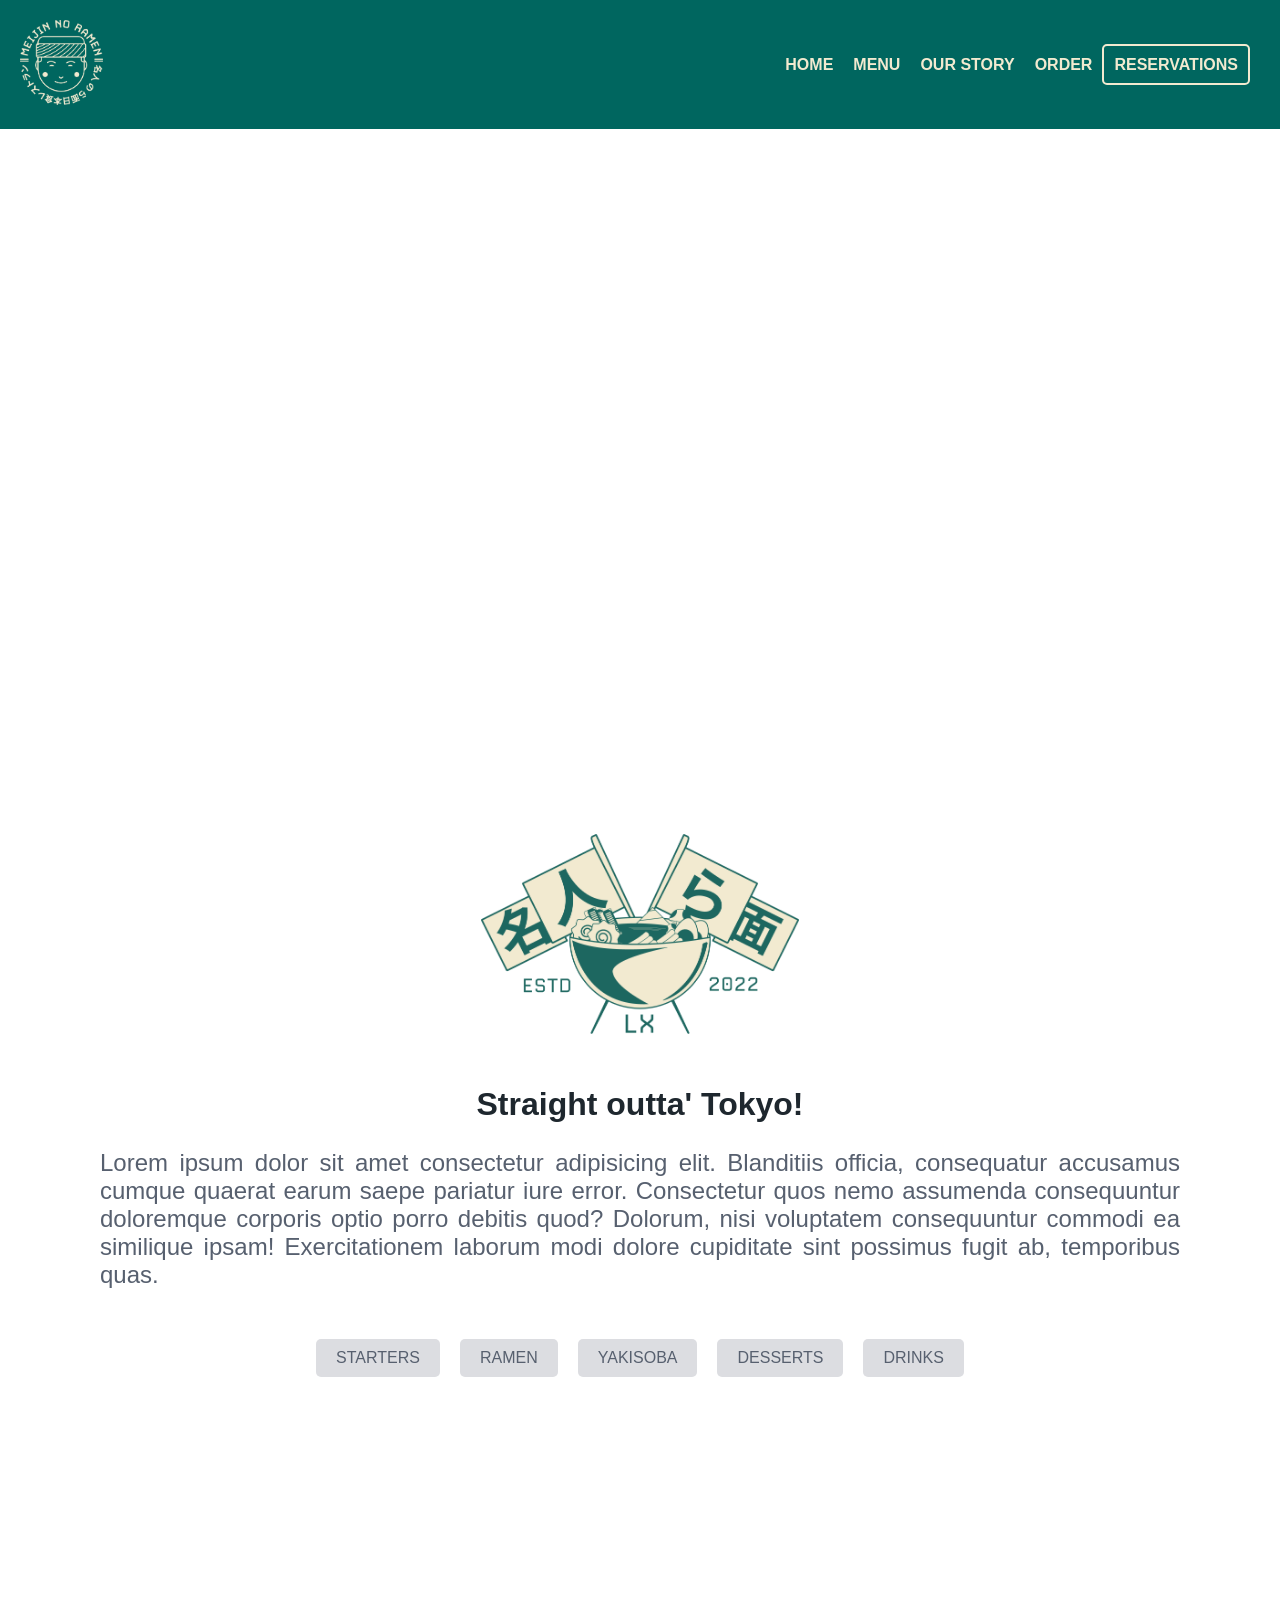
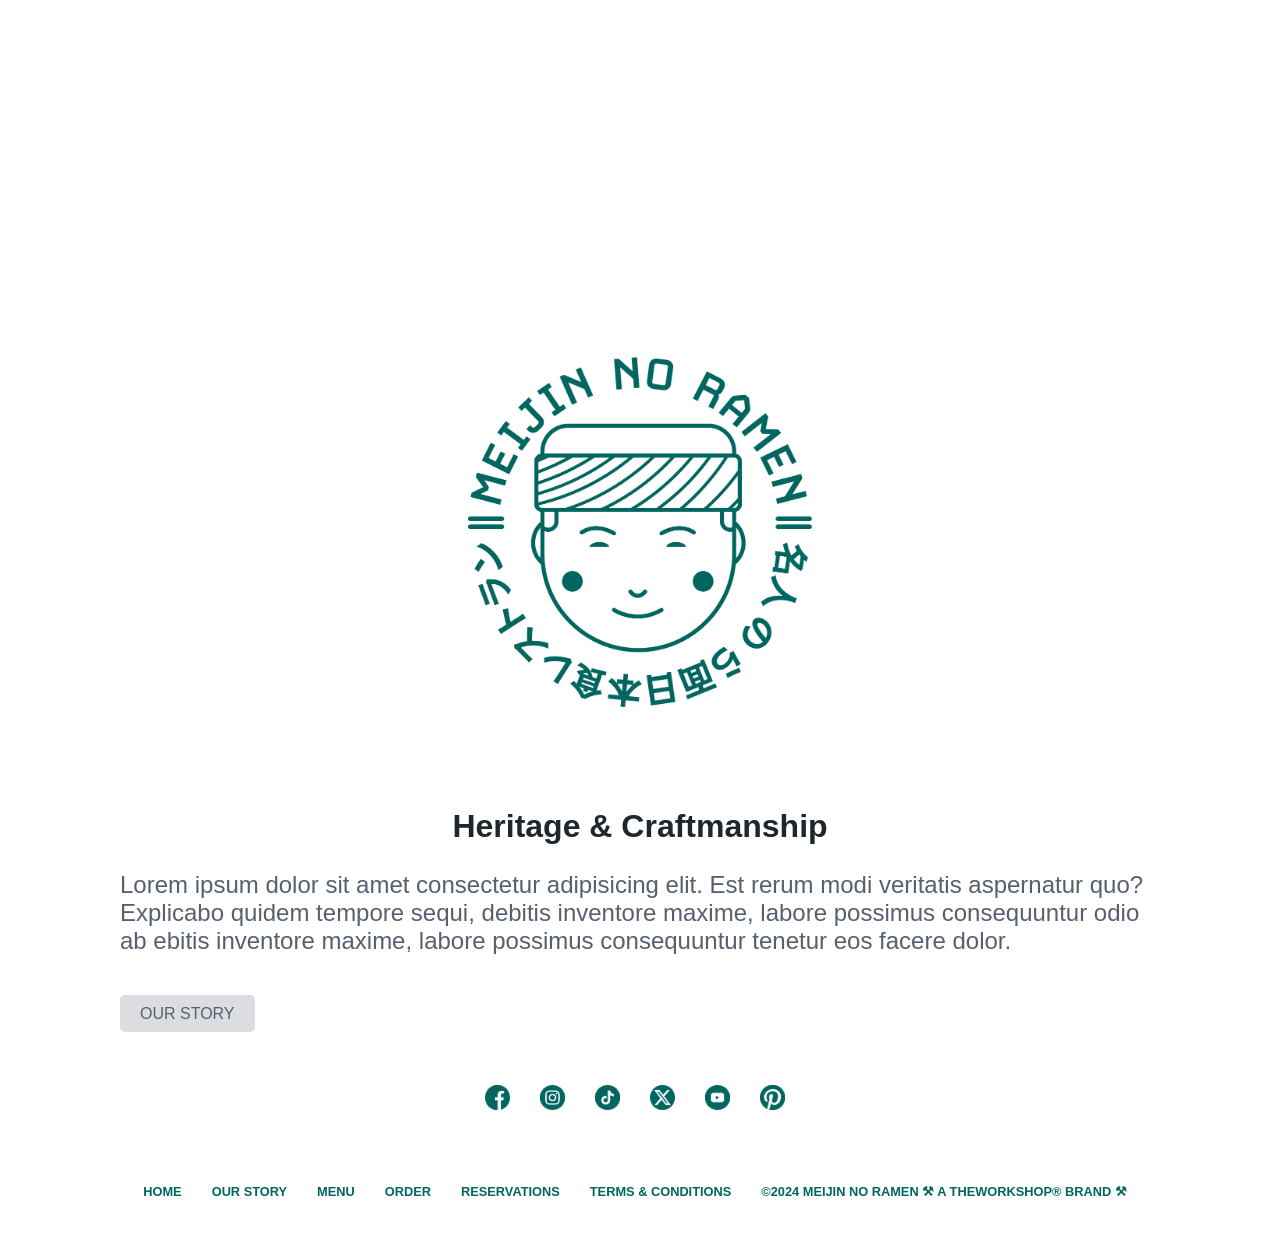
<file: index.html>
<!DOCTYPE html>
<html lang="en">
<head>
  <meta charset="UTF-8">
  <meta name="viewport" content="width=device-width, initial-scale=1.0">
  <title>Document</title>
</head>
<body>
  <!-- This is just a dummy index for redirection since github works with the root and my index is inside a folder -->
<script>

  window.onload = () =>{

    window.location.replace("https://pvbsovsv.github.io/Meijin-Web/html/main.html")

  } 
  
</script>
</body>
</html>
</file>
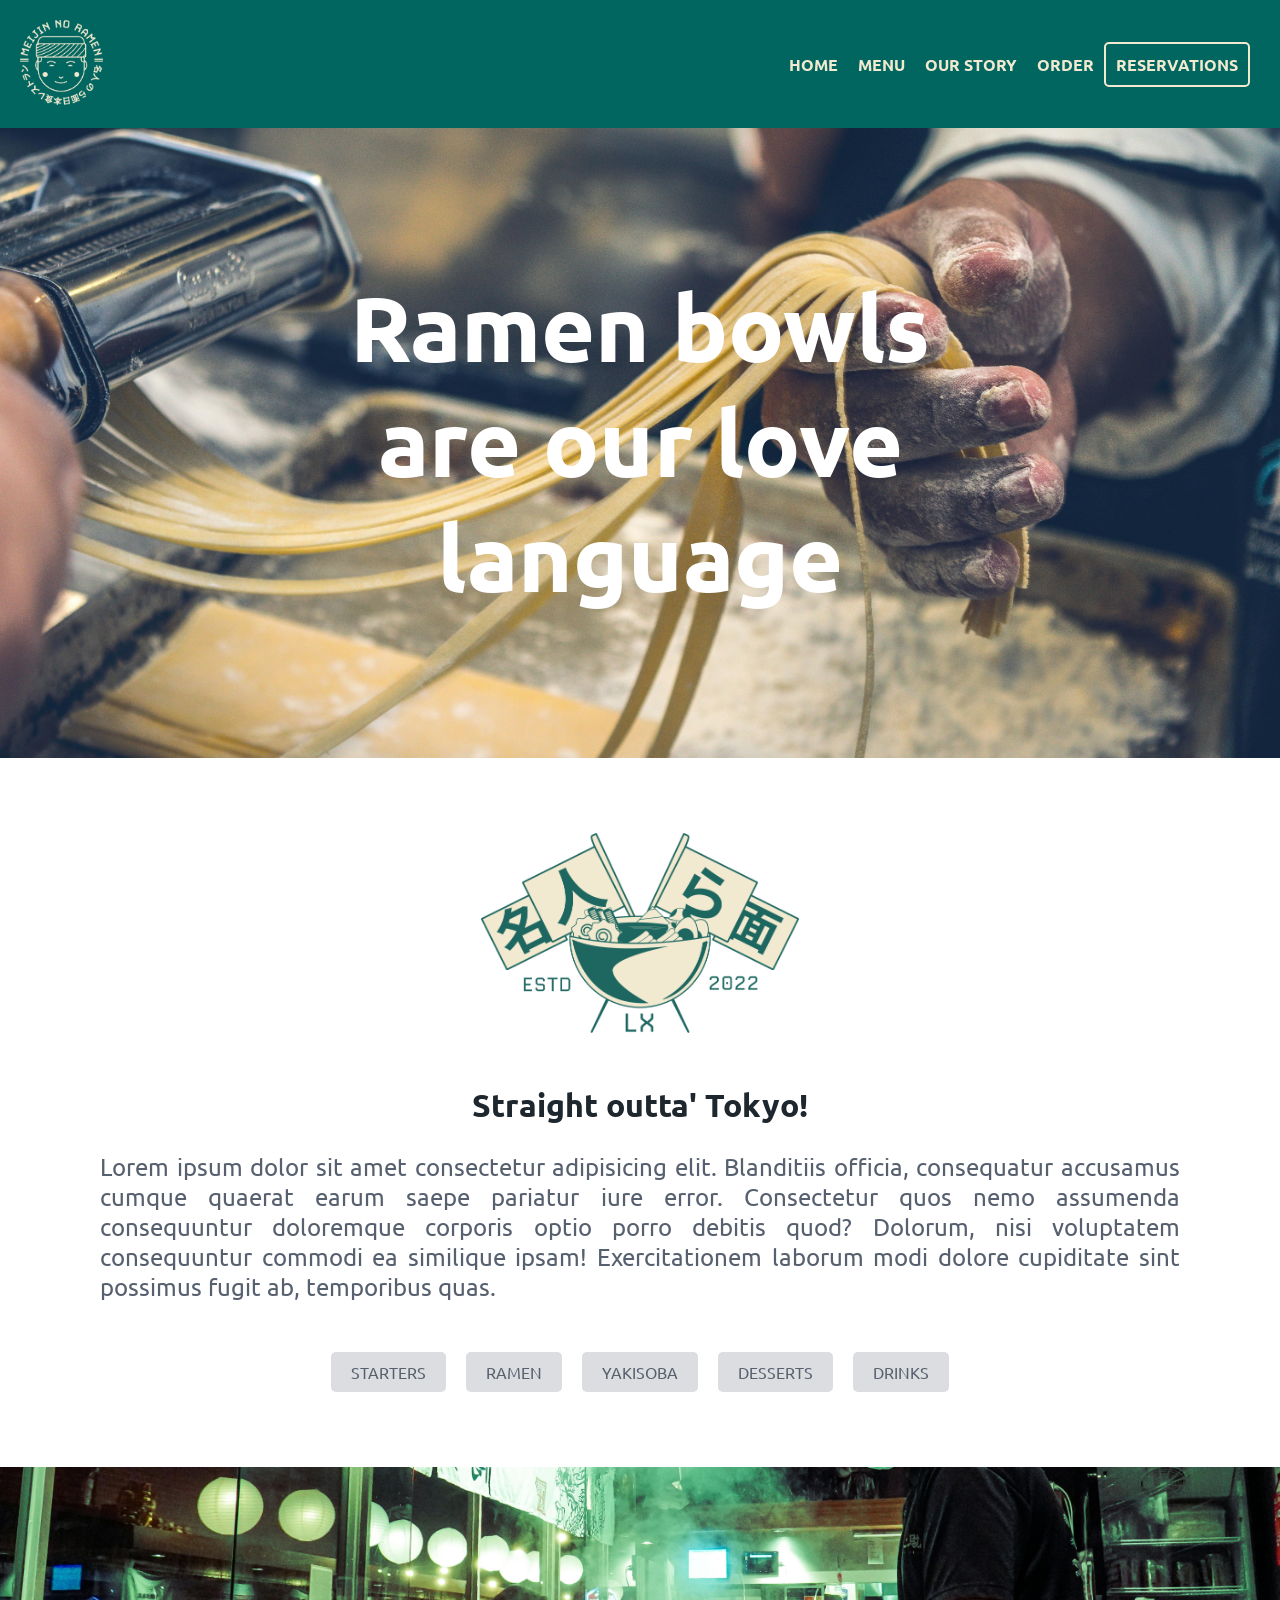
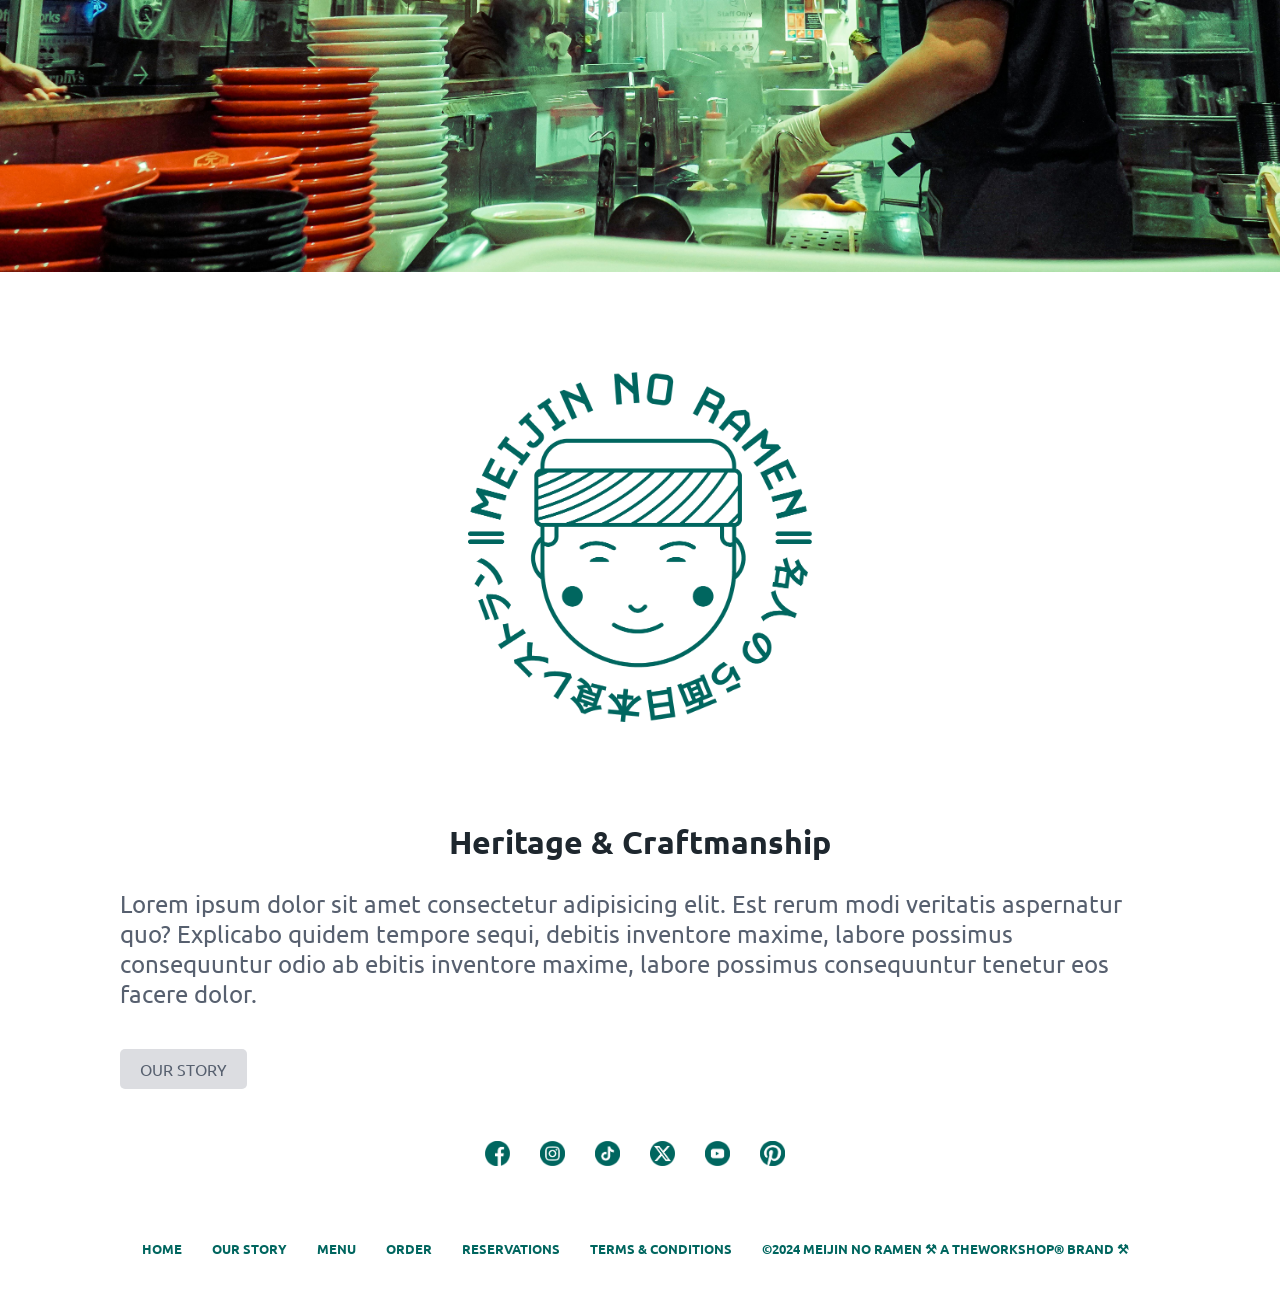
<file: html/main.html>
<!DOCTYPE html>
<html lang="en">
  <head>
    <meta charset="UTF-8" />
    <meta name="viewport" content="width=device-width, initial-scale=1.0" />
    <link rel="preconnect" href=https://fonts.googleapis.com /> <link
    rel="preconnect" href=https://fonts.gstatic.com crossorigin /> <link
    href=https://fonts.googleapis.com/css2?family=Ubuntu:ital,wght@0,300;0,400;0,500;0,700;1,300;1,400;1,500;1,700&display=swap
    rel="stylesheet" />
    <link
      rel="shortcut icon"
      href="../Media/Logos/meijin_favicon.png"
      type="image/x-icon"
    />
    <link rel="preconnect" href="https://fonts.gstatic.com" crossorigin />
    <link
      rel="stylesheet"
      href="https://cdnjs.cloudflare.com/ajax/libs/font-awesome/4.7.0/css/font-awesome.min.css"
    />

    <link rel="stylesheet" href="../css/stylebase.css" />
    <link rel="stylesheet" href="../css/style-main.css" />
    <title>Meijin no Ramen</title>
  </head>
  <body>
    <header>
      <div class="header-container">
        <a href="../html/main.html">
          <img src="../Media/Logos/meijin_transp_brown.png" alt="Meijin Logo" />
        </a>
        <ul>
          <li><a href="../html/main.html">Home</a></li>
          <li><a href="../html/menu.html">Menu</a></li>
          <li><a href="#">Our Story</a></li>
          <li><a href="#">Order</a></li>
          <li><a href="../html/reservations.html">Reservations</a></li>
        </ul>
      </div>

      <!--         ------- mobile nav ------- -->

      <div class="mobile-menu">
        <a href="javascript:void(0);" class="menu-icon" onclick="openMenu()">
          <i class="fa fa-bars"></i>
        </a>
        <a href="" class="logo">
          <img src="../Media/Logos/meijin_transp_brown.png" alt="Logo Meijin" />
        </a>
        <div id="mobile-links">
          <a href="../html/main.html">Home</a>
          <a href="../html/menu.html">Menu</a>
          <a href="">Our Story</a>
          <a href="">Order</a>
          <a href="../html/reservations.html">Reservations</a>
        </div>
        <script>
          function openMenu() {
            var x = document.getElementById("mobile-links");
            if (x.style.display === "block") {
              x.style.display = "none";
            } else {
              x.style.display = "block";
            }
          }
        </script>
      </div>
    </header>
    <section class="hero-container">
      <div class="hero-title">
        <h1>
          Ramen bowls are our love language
        </h1>
      </div>
    </section>
    <section class="statement-landing">
      <img src="../Media/img/ramen_bowls.png" alt="meijin no ramen" />
      <h2>Straight outta' Tokyo!</h2>
      <p>
        Lorem ipsum dolor sit amet consectetur adipisicing elit. Blanditiis
        officia, consequatur accusamus cumque quaerat earum saepe pariatur iure
        error. Consectetur quos nemo assumenda consequuntur doloremque corporis
        optio porro debitis quod? Dolorum, nisi voluptatem consequuntur commodi
        ea similique ipsam! Exercitationem laborum modi dolore cupiditate sint
        possimus fugit ab, temporibus quas.
      </p>
      <ul>
        <li><a href="../html/menu.html#starters">Starters</a></li>
        <li><a href="../html/menu.html#ramen">Ramen</a></li>
        <li><a href="../html/menu.html#yakisoba">Yakisoba</a></li>
        <li><a href="../html/menu.html#desserts">Desserts</a></li>
        <li><a href="../html/menu.html#drinks">Drinks</a></li>
      </ul>
    </section>
    <div class="image-divide-1"></div>
    <section class="our-story-landing">
      <div class="our-story-logo">
        <img src="../Media/Logos/meijin_transparent.png" alt="logo" />
      </div>
      <div class="our-story-text">
        <h2>Heritage & Craftmanship</h2>
        <p>
          Lorem ipsum dolor sit amet consectetur adipisicing elit. Est rerum
          modi veritatis aspernatur quo? Explicabo quidem tempore sequi, debitis
          inventore maxime, labore possimus consequuntur odio ab ebitis
          inventore maxime, labore possimus consequuntur tenetur eos facere
          dolor.
        </p>
        <a href="">Our Story</a>
      </div>
    </section>
    <footer>
      <ul>
        <li>
          <a href="https://www.facebook.com/" target="_blank"
            ><img src="../Media/img/smicons/facebook.png" alt="facebook" />
          </a>
        </li>
        <li>
          <a href="https://www.instagram.com/" target="_blank"
            ><img src="../Media/img/smicons/instagram.png" alt="instagram" />
          </a>
        </li>
        <li>
          <a href="https://www.tiktok.com/" target="_blank"
            ><img src="../Media/img/smicons/tiktok.png" alt="tiktok" />
          </a>
        </li>
        <li>
          <a href="https://www.x.com/" target="_blank"
            ><img src="../Media/img/smicons/x.png" alt="x" />
          </a>
        </li>
        <li>
          <a href="https://www.youtube.com/" target="_blank"
            ><img src="../Media/img/smicons/youtube.png" alt="youtube" />
          </a>
        </li>
        <li>
          <a href="https://www.pinterest.com/" target="_blank"
            ><img src="../Media/img/smicons/pinterest.png" alt="pinterest" />
          </a>
        </li>
      </ul>
      <ul class="footer-links">
        <li><a href="../html/main.html">Home</a></li>
        <li><a href="">Our Story</a></li>
        <li><a href="../html/menu.html">Menu</a></li>
        <li><a href="#">Order</a></li>
        <li><a href="../html/reservations.html">Reservations</a></li>
        <li><a href="#">Terms & Conditions</a></li>
        <li>
          <a href=""
            >&copy;2024 Meijin No Ramen &#9874; A TheWorkshop&reg; Brand
            &#9874;</a
          >
        </li>
      </ul>
    </footer>
  </body>
</html>
</file>
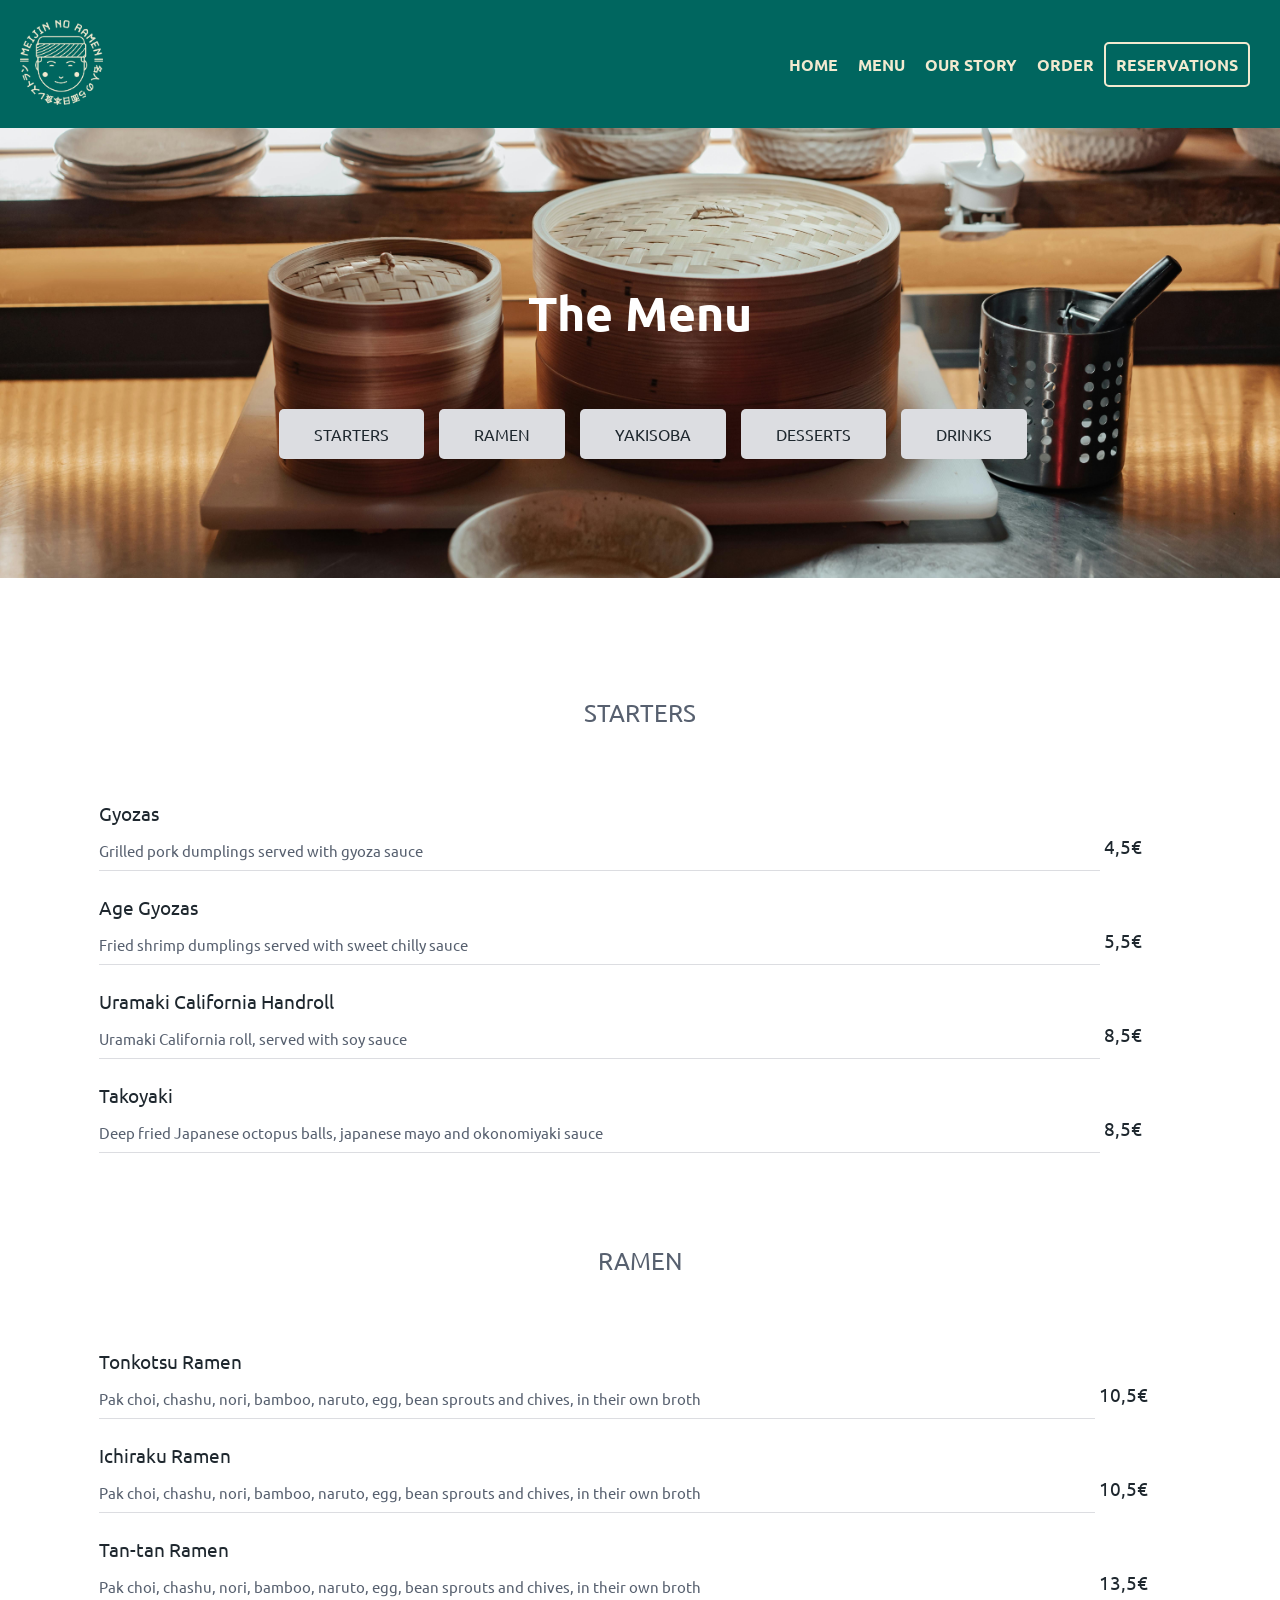
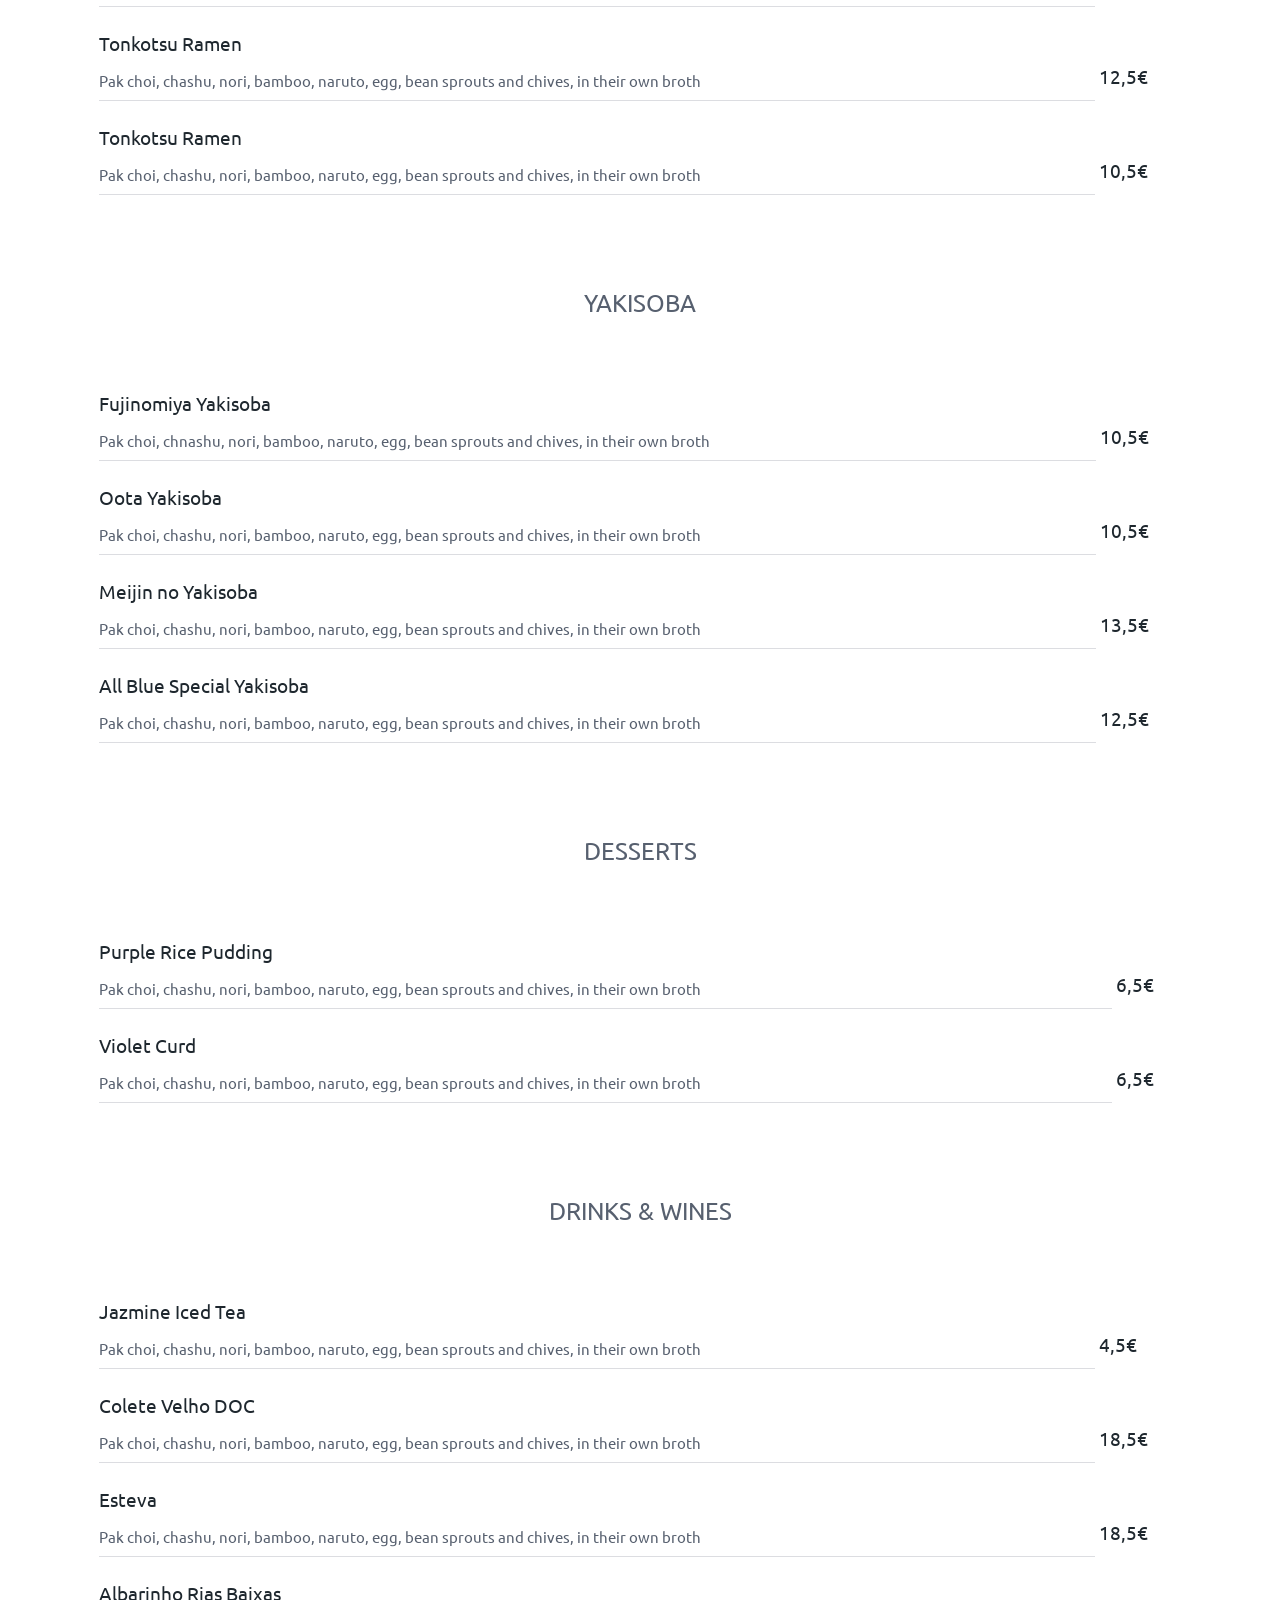
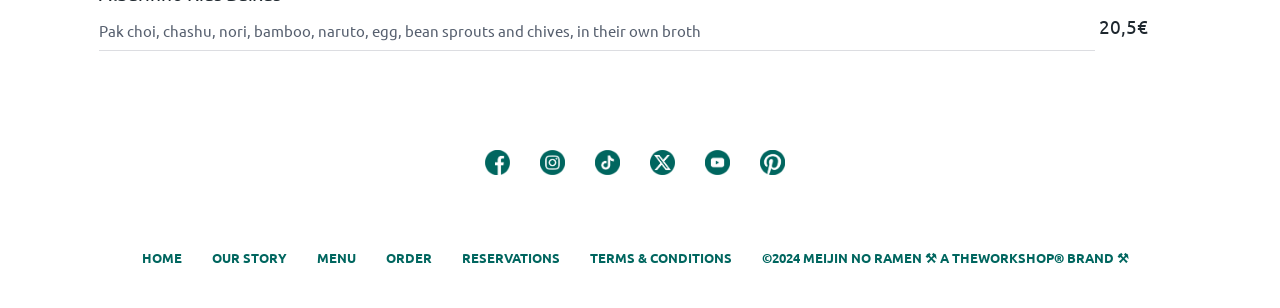
<file: html/menu.html>
<!DOCTYPE html>
<html lang="en">
  <head>
    <meta charset="UTF-8" />
    <meta name="viewport" content="width=device-width, initial-scale=1.0" />
    <link rel="preconnect" href=https://fonts.googleapis.com /> <link
    rel="preconnect" href=https://fonts.gstatic.com crossorigin /> <link
    href=https://fonts.googleapis.com/css2?family=Ubuntu:ital,wght@0,300;0,400;0,500;0,700;1,300;1,400;1,500;1,700&display=swap
    rel="stylesheet" />
    <link
      rel="shortcut icon"
      href="../Media/Logos/meijin_favicon.png"
      type="image/x-icon"
    />
    <link rel="preconnect" href="https://fonts.gstatic.com" crossorigin />
    <link
      rel="stylesheet"
      href="https://cdnjs.cloudflare.com/ajax/libs/font-awesome/4.7.0/css/font-awesome.min.css"
    />
    <link rel="stylesheet" href="../css/style-menu.css" />
    <link rel="stylesheet" href="../css/stylebase.css" />
    <title>MnR | The Menu</title>
  </head>
  <body>
    <header>
      <div class="header-container">
        <a href="../html/main.html">
          <img src="../Media/Logos/meijin_transp_brown.png" alt="Meijin Logo" />
        </a>
        <ul>
          <li><a href="../html/main.html">Home</a></li>
          <li><a href="../html/menu.html">Menu</a></li>
          <li><a href="#">Our Story</a></li>
          <li><a href="#">Order</a></li>
          <li><a href="../html/reservations.html">Reservations</a></li>
        </ul>
      </div>
      <!--         ------- mobile nav ------- -->
      <div class="mobile-menu">
        <a href="javascript:void(0);" class="menu-icon" onclick="openMenu()">
          <i class="fa fa-bars"></i>
        </a>
        <a href="" class="logo">
          <img src="../Media/Logos/meijin_transp_brown.png" alt="Logo Meijin" />
        </a>
        <div id="mobile-links">
          <a href="../html/main.html">Home</a>
          <a href="../html/menu.html">Menu</a>
          <a href="">Our Story</a>
          <a href="">Order</a>
          <a href="../html/reservations.html">Reservations</a>
        </div>
        <script>
          function openMenu() {
            var x = document.getElementById("mobile-links");
            if (x.style.display === "block") {
              x.style.display = "none";
            } else {
              x.style.display = "block";
            }
          }
        </script>
      </div>
    </header>
    <div class="menu-header">
      <h1>The Menu</h1>
      <ul>
        <li><a href="#starters">Starters</a></li>
        <li><a href="#ramen">Ramen</a></li>
        <li><a href="#yakisoba">Yakisoba</a></li>
        <li><a href="#desserts">Desserts</a></li>
        <li><a href="#drinks">Drinks</a></li>
      </ul>
    </div>
    <div class="menu-container">
      <div id="starters" class="starters">
        <a href="">Starters</a>
      </div>
      <table class="menu-table">
        <tbody>
          <tr>
            <td>
              Gyozas
              <div class="description">
                Grilled pork dumplings served with gyoza sauce
              </div>
            </td>
            <td>4,5€</td>
          </tr>
          <tr>
            <td>
              Age Gyozas
              <div class="description">
                Fried shrimp dumplings served with sweet chilly sauce
              </div>
            </td>
            <td>5,5€</td>
          </tr>
          <tr>
            <td>
              Uramaki California Handroll
              <div class="description">
                Uramaki California roll, served with soy sauce
              </div>
            </td>
            <td>8,5€</td>
          </tr>
          <tr>
            <td>
              Takoyaki
              <div class="description">
                Deep fried Japanese octopus balls, japanese mayo and okonomiyaki
                sauce
              </div>
            </td>
            <td>8,5€</td>
          </tr>
        </tbody>
      </table>
      <div class="ramen">
        <a id="ramen" href="">Ramen</a>
      </div>
      <table class="menu-table">
        <tbody>
          <tr>
            <td>
              Tonkotsu Ramen
              <div class="description">
                Pak choi, chashu, nori, bamboo, naruto, egg, bean sprouts and
                chives, in their own broth
              </div>
            </td>
            <td>10,5€</td>
          </tr>
          <tr>
            <td>
              Ichiraku Ramen
              <div class="description">
                Pak choi, chashu, nori, bamboo, naruto, egg, bean sprouts and
                chives, in their own broth
              </div>
            </td>
            <td>10,5€</td>
          </tr>
          <tr>
            <td>
              Tan-tan Ramen
              <div class="description">
                Pak choi, chashu, nori, bamboo, naruto, egg, bean sprouts and
                chives, in their own broth
              </div>
            </td>
            <td>13,5€</td>
          </tr>
          <tr>
            <td>
              Tonkotsu Ramen
              <div class="description">
                Pak choi, chashu, nori, bamboo, naruto, egg, bean sprouts and
                chives, in their own broth
              </div>
            </td>
            <td>12,5€</td>
          </tr>
          <tr>
            <td>
              Tonkotsu Ramen
              <div class="description">
                Pak choi, chashu, nori, bamboo, naruto, egg, bean sprouts and
                chives, in their own broth
              </div>
            </td>
            <td>10,5€</td>
          </tr>
        </tbody>
      </table>
      <div  class="yakisoba">
        <a  id="yakisoba" href="">Yakisoba</a>
      </div>
      <table class="menu-table">
        <tbody>
          <tr>
            <td>
              Fujinomiya Yakisoba
              <div class="description">
                Pak choi, chnashu, nori, bamboo, naruto, egg, bean sprouts and
                chives, in their own broth
              </div>
            </td>
            <td>10,5€</td>
          </tr>
          <tr>
            <td>
              Oota Yakisoba
              <div class="description">
                Pak choi, chashu, nori, bamboo, naruto, egg, bean sprouts and
                chives, in their own broth
              </div>
            </td>
            <td>10,5€</td>
          </tr>
          <tr>
            <td>
              Meijin no Yakisoba
              <div class="description">
                Pak choi, chashu, nori, bamboo, naruto, egg, bean sprouts and
                chives, in their own broth
              </div>
            </td>
            <td>13,5€</td>
          </tr>
          <tr>
            <td>
              All Blue Special Yakisoba
              <div class="description">
                Pak choi, chashu, nori, bamboo, naruto, egg, bean sprouts and
                chives, in their own broth
              </div>
            </td>
            <td>12,5€</td>
          </tr>
        </tbody>
      </table>
      <div class="desserts">
        <a id="desserts" href="">Desserts</a>
      </div>
      <table class="menu-table">
        <tbody>
          <tr>
            <td>
              Purple Rice Pudding
              <div class="description">
                Pak choi, chashu, nori, bamboo, naruto, egg, bean sprouts and
                chives, in their own broth
              </div>
            </td>
            <td>6,5€</td>
          </tr>
          <tr>
            <td>
              Violet Curd
              <div class="description">
                Pak choi, chashu, nori, bamboo, naruto, egg, bean sprouts and
                chives, in their own broth
              </div>
            </td>
            <td>6,5€</td>
          </tr>
        </tbody>
      </table>
      <div class="drinks">
        <a  id="drinks" href="">Drinks & Wines</a>
      </div>
      <table class="menu-table">
        <tbody>
          <tr>
            <td>
              Jazmine Iced Tea
              <div class="description">
                Pak choi, chashu, nori, bamboo, naruto, egg, bean sprouts and
                chives, in their own broth
              </div>
            </td>
            <td>4,5€</td>
          </tr>
          <tr>
            <td>
              Colete Velho DOC
              <div class="description">
                Pak choi, chashu, nori, bamboo, naruto, egg, bean sprouts and
                chives, in their own broth
              </div>
            </td>
            <td>18,5€</td>
          </tr>
          <tr>
            <td>
              Esteva
              <div class="description">
                Pak choi, chashu, nori, bamboo, naruto, egg, bean sprouts and
                chives, in their own broth
              </div>
            </td>
            <td>18,5€</td>
          </tr>
          <tr>
            <td>
              Albarinho Rias Baixas
              <div class="description">
                Pak choi, chashu, nori, bamboo, naruto, egg, bean sprouts and
                chives, in their own broth
              </div>
            </td>
            <td>20,5€</td>
          </tr>
        </tbody>
      </table>
    </div>
    <footer>
      <ul>
        <li>
          <a href="https://www.facebook.com/" target="_blank"
            ><img src="../Media/img/smicons/facebook.png" alt="facebook" />
          </a>
        </li>
        <li>
          <a href="https://www.instagram.com/" target="_blank"
            ><img src="../Media/img/smicons/instagram.png" alt="instagram" />
          </a>
        </li>
        <li>
          <a href="https://www.tiktok.com/" target="_blank"
            ><img src="../Media/img/smicons/tiktok.png" alt="tiktok" />
          </a>
        </li>
        <li>
          <a href="https://www.x.com/" target="_blank"
            ><img src="../Media/img/smicons/x.png" alt="x" />
          </a>
        </li>
        <li>
          <a href="https://www.youtube.com/" target="_blank"
            ><img src="../Media/img/smicons/youtube.png" alt="youtube" />
          </a>
        </li>
        <li>
          <a href="https://www.pinterest.com/" target="_blank"
            ><img src="../Media/img/smicons/pinterest.png" alt="pinterest" />
          </a>
        </li>
      </ul>
      <ul class="footer-links">
        <li><a href="../html/main.html">Home</a></li>
        <li><a href="">Our Story</a></li>
        <li><a href="../html/menu.html">Menu</a></li>
        <li><a href="#">Order</a></li>
        <li><a href="../html/reservations.html">Reservations</a></li>
        <li><a href="#">Terms & Conditions</a></li>
        <li>
          <a href=""
            >&copy;2024 Meijin No Ramen &#9874; A TheWorkshop&reg; Brand
            &#9874;</a
          >
        </li>
      </ul>
    </footer>
  </body>
</html>
</file>
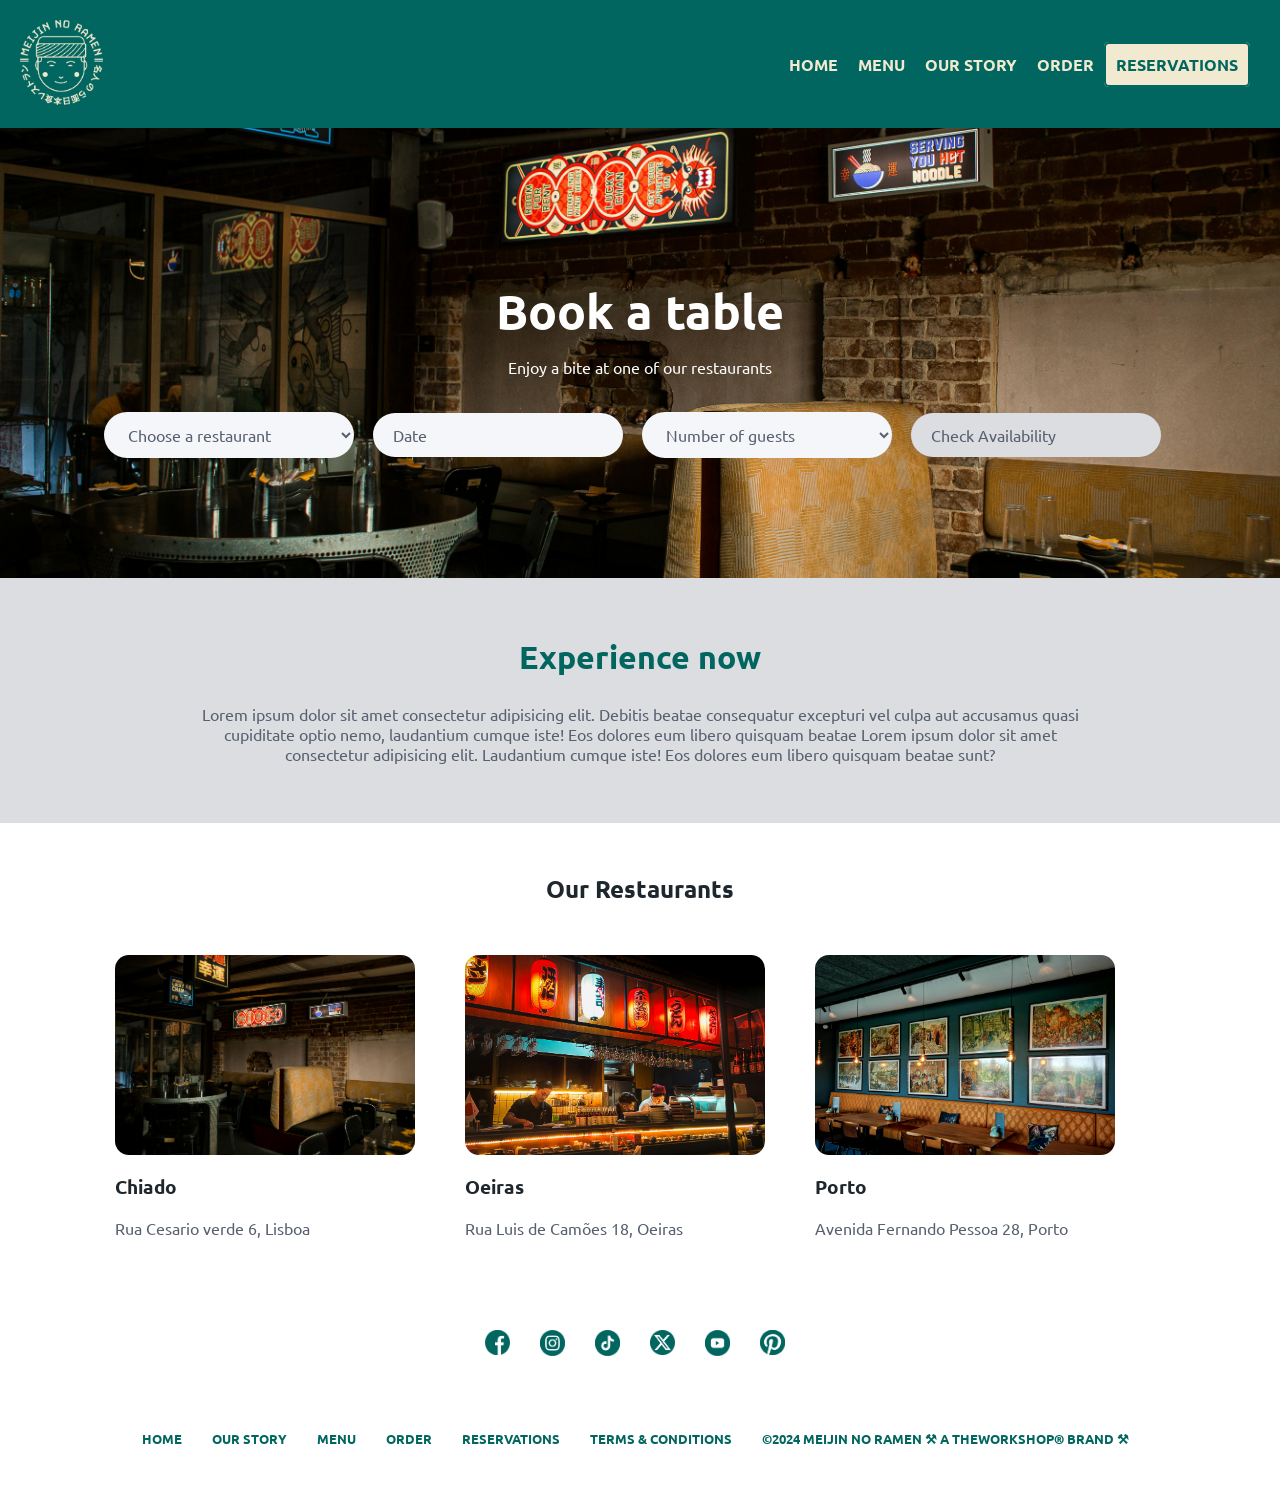
<file: html/reservations.html>
<!DOCTYPE html>
<html lang="en">
  <head>
    <meta charset="UTF-8" />
    <meta name="viewport" content="width=device-width, initial-scale=1.0" />
    <link rel="preconnect" href=https://fonts.googleapis.com /> <link
    rel="preconnect" href=https://fonts.gstatic.com crossorigin /> <link
    href=https://fonts.googleapis.com/css2?family=Ubuntu:ital,wght@0,300;0,400;0,500;0,700;1,300;1,400;1,500;1,700&display=swap
    rel="stylesheet" />
    <link
      rel="shortcut icon"
      href="../Media/Logos/meijin_favicon.png"
      type="image/x-icon"
    />
    <link rel="preconnect" href="https://fonts.gstatic.com" crossorigin />
    <link
      rel="stylesheet"
      href="https://cdnjs.cloudflare.com/ajax/libs/font-awesome/4.7.0/css/font-awesome.min.css"
    />
    <link rel="stylesheet" href="../css/stylebase.css" />
    <link rel="stylesheet" href="../css/style-reservations.css" />
    <title>MnR | Reservations</title>
  </head>
  <body>
    <header>
      <div class="header-container">
        <a href="../html/main.html">
          <img src="../Media/Logos/meijin_transp_brown.png" alt="Meijin Logo" />
        </a>
        <ul>
          <li><a href="../html/main.html">Home</a></li>
          <li><a href="../html/menu.html">Menu</a></li>
          <li><a href="#">Our Story</a></li>
          <li><a href="#">Order</a></li>
          <li><a href="../html/reservations.html">Reservations</a></li>
        </ul>
      </div>

      <!--         ------- mobile nav ------- -->

      <div class="mobile-menu">
        <a href="javascript:void(0);" class="menu-icon" onclick="openMenu()">
          <i class="fa fa-bars"></i>
        </a>
        <a href="" class="logo">
          <img src="../Media/Logos/meijin_transp_brown.png" alt="Logo Meijin" />
        </a>
        <div id="mobile-links">
          <a href="../html/main.html">Home</a>
          <a href="../html/menu.html">Menu</a>
          <a href="">Our Story</a>
          <a href="">Order</a>
          <a href="../html/reservations.html">Reservations</a>
        </div>
        <script>
          function openMenu() {
            var x = document.getElementById("mobile-links");
            if (x.style.display === "block") {
              x.style.display = "none";
            } else {
              x.style.display = "block";
            }
          }
        </script>
      </div>
    </header>
    <div class="hero-book">
      <div class="hero-title">
        <h1>Book a table</h1>
        <p>Enjoy a bite at one of our restaurants</p>
      </div>
      <div class="book-search">
        <form action="">
          <label for="restaurant"></label>
          <select name="restaurant" id="restaurant">
            <option selected value="Chiado">Choose a restaurant</option>
            <option value="Chiado">Chiado</option>
            <option value="Oeiras">Oeiras</option>
            <option value="Cascais">Porto</option>
          </select>
            <label for="date"></label>
          <input
            type="text"
            placeholder="Date"
            class="textbox-n"
            onfocus="(this.type='date')"
            onmouseover="(this.type='date')"
            name="date"
            id="date"
          />
          <label for="guests"></label>
          <select name="guests" id="guests">
            <option selected value="0">Number of guests</option>
            <option value="1">1</option>
            <option value="2">2</option>
            <option value="3">3</option>
            <option value="4">4</option>
            <option value="5">5</option>
            <option value="6">6</option>
            <option value="7">7</option>
            <option value="8">8</option>
          </select>
          <input class="submit" type="submit" value="Check Availability" />
        </form>
      </div>
    </div>
    <div class="book-search-mobile">
      <form action="">
        <label required for="restaurant"></label>
        <select name="restaurant" id="restaurant">
          <option selected value="Chiado">Choose a restaurant</option>
          <option value="Chiado">Chiado</option>
          <option value="Oeiras">Oeiras</option>
          <option value="Cascais">Porto</option>
        </select>
        <label for="date"></label>
        <input
          type="text"
          placeholder="Date"
          class="textbox-n"
          onfocus="(this.type='date')"
          onmouseover="(this.type='date')"
          name="date"
          id="date"
        />
        <label for="guests"></label>
        <select name="guests" id="guests">
          <option selected value="0">Number of guests</option>
          <option value="1">1</option>
          <option value="2">2</option>
          <option value="3">3</option>
          <option value="4">4</option>
          <option value="5">5</option>
          <option value="6">6</option>
          <option value="7">7</option>
          <option value="8">8</option>
        </select>
        <input class="submit" type="submit" value="Check Availability" />
      </form>
    </div>
  </div>
    <section class="break">
      <div>
        <h2>Experience now</h2>
        <p>
          Lorem ipsum dolor sit amet consectetur adipisicing elit. Debitis
          beatae consequatur excepturi vel culpa aut accusamus quasi cupiditate
          optio nemo, laudantium cumque iste! Eos dolores eum libero quisquam
          beatae Lorem ipsum dolor sit amet consectetur adipisicing elit.
          Laudantium cumque iste! Eos dolores eum libero
          quisquam beatae sunt?
        </p>
      </div>
    </section>
    <section class="restaurants">
      <h2>Our Restaurants</h2>
      <div class="locations">
        <div>
          <div class="location-pic"></div>
          <h3>Chiado</h3>
          <p>Rua Cesario verde 6, Lisboa</p>
        </div>
        <div>
          <div class="location-pic-2"></div>
          <h3>Oeiras</h3>
          <p>Rua Luis de Camões 18, Oeiras</p>
        </div>
        <div>
          <div class="location-pic-3"></div>
          <h3>Porto</h3>
          <p>Avenida Fernando Pessoa 28, Porto</p>
        </div>
      </div>
    </section>
    <footer>
      <ul>
        <li>
          <a href="https://www.facebook.com/" target="_blank"
            ><img src="../Media/img/smicons/facebook.png" alt="facebook" />
          </a>
        </li>
        <li>
          <a href="https://www.instagram.com/" target="_blank"
            ><img src="../Media/img/smicons/instagram.png" alt="instagram" />
          </a>
        </li>
        <li>
          <a href="https://www.tiktok.com/" target="_blank"
            ><img src="../Media/img/smicons/tiktok.png" alt="tiktok" />
          </a>
        </li>
        <li>
          <a href="https://www.x.com/" target="_blank"
            ><img src="../Media/img/smicons/x.png" alt="x" />
          </a>
        </li>
        <li>
          <a href="https://www.youtube.com/" target="_blank"
            ><img src="../Media/img/smicons/youtube.png" alt="youtube" />
          </a>
        </li>
        <li>
          <a href="https://www.pinterest.com/" target="_blank"
            ><img src="../Media/img/smicons/pinterest.png" alt="pinterest" />
          </a>
        </li>
      </ul>
      <ul class="footer-links">
        <li><a href="../html/main.html">Home</a></li>
        <li><a href="">Our Story</a></li>
        <li><a href="../html/menu.html">Menu</a></li>
        <li><a href="#">Order</a></li>
        <li><a href="../html/reservations.html">Reservations</a></li>
        <li><a href="#">Terms & Conditions</a></li>
        <li>
          <a href=""
            >&copy;2024 Meijin No Ramen &#9874; A TheWorkshop&reg; Brand
            &#9874;</a
          >
        </li>
      </ul>
    </footer>
  </body>
</html>
</file>
<file: css/stylebase.css>
* {
  font-family: Ubuntu, Arial, Helvetica, sans-serif;
  color: #1e272e;
}

body {
  margin: 0;
  width: 100vw;
  max-width: 100vw;
}

/* ----------- Header nav ------------------------- */

.header-container {
  background-color: #00665f;
  width: 100vw;
  min-width: 100vw;
  display: flex;
}

.header-container a > img {
  height: 85px;
  padding: 20px;
  display: inline-flex;
}

.header-container ul {
  list-style-type: none;
  display: flex;
  flex-direction: row;
  flex: 2;
  justify-content: flex-end;
  padding-right: 30px;
  align-items: center;
}

.header-container li a {
  color: #f2ead0;
  font-size: 1em;
  text-decoration: none;
  text-transform: uppercase;
  font-weight: 600;
  padding: 10px;
}

.header-container li:last-child a {
  border: solid 2px #f2ead0;
  border-radius: 5px;
}

.header-container li:last-child a:hover {
  color: #00665f;
  background-color: #f2ead0;
}

.mobile-menu {
  display: none;
}

@media screen and (min-width: 501px) and (max-width: 1100px) {
  .header-container {
    display: none;
  }

  .mobile-menu {
    display: block;
    overflow: hidden;
    position: relative;
    background-color: #00665f;
  }

  .mobile-menu #mobile-links {
    display: none;
  }

  .mobile-menu #mobile-links a {
    display: block;
    text-decoration: none;
    color: #00665f;
    padding: 14px 16px;
    font-size: 1em;
    background-color: #f2ead0;
    text-align: center;
    font-weight: 550;
    text-transform: uppercase;
  }

  .mobile-menu img {
    height: 100px;
    max-height: 100px;
    min-height: 100px;
    margin-left: 15px;
    margin-right: 15px;
    margin-top: 15px;
    margin-bottom: 15px;
  }

  .mobile-menu i {
    color: #f2ead0;
    font-size: 2em;
    margin: 5px;
  }

  .mobile-menu a.menu-icon {
    display: block;
    position: absolute;
    right: 15px;
    top: 45px;
  }

  #mobile-links a:hover {
    background-color: #00665f;
    color: #f2ead0;
  }
  #mobile-links a:active {
    background-color: #00665f;
    color: #f2ead0;
  }
}

@media screen and (max-width: 500px) {
  .header-container {
    display: none;
  }

  .mobile-menu {
    display: block;
    overflow: hidden;
    position: relative;
    background-color: #00665f;
  }

  .mobile-menu #mobile-links {
    display: none;
  }

  .mobile-menu #mobile-links a {
    display: block;
    text-decoration: none;
    color: #00665f;
    padding: 14px 16px;
    font-size: 1em;
    background-color: #f2ead0;
    text-align: center;
    font-weight: 550;
    text-transform: uppercase;
  }

  .mobile-menu img {
    height: 100px;
    max-height: 100px;
    min-height: 100px;
    margin-left: 15px;
    margin-right: 15px;
    margin-top: 15px;
    margin-bottom: 15px;
  }

  .mobile-menu i {
    color: #f2ead0;
    font-size: 1.8em;
    margin: 5px;
  }

  .mobile-menu a.menu-icon {
    display: block;
    position: absolute;
    right: 15px;
    top: 50px;
  }

  #mobile-links a:hover {
    background-color: #00665f;
    color: #f2ead0;
  }
  #mobile-links a:active {
    background-color: #00665f;
    color: #f2ead0;
  }
}
/* --------foooter----------- */

footer a > img {
  width: 25px;
  height: auto;
}

footer ul {
  list-style-type: none;
  display: flex;
  justify-content: center;
  flex-direction: row;
  padding: 16px 20px;
  flex-wrap: wrap;
}

footer ul li {
  padding: 10px;
  padding-right: 20px;
}

.footer-links {
  margin-top: 0px;
}

.footer-links a {
  color: #00665f;
  font-size: 0.8em;
  text-decoration: none;
  text-transform: uppercase;
  font-weight: 600;
}

.footer-links li a:hover {
  color: #00665fc1;
  transition: 0.6s;
}
</file>
<file: css/style-main.css>
/* ---------- hero ------------- */
.hero-container {
  width: 100vw;
  height: 70vh;
  max-height: 90vh;
  max-width: 100vw;
  min-width: 100vw;
  background-image: url(../Media/img/noodles.jpg);
  background-repeat: no-repeat;
  background-size: cover;
  background-position-x: center;
  background-position-y: 68%;
  display: flex;
  flex-direction: column;
  overflow-x: hidden;
  margin-bottom: 75px;
  justify-content: center;
  align-items: center;
  flex-wrap: wrap;
}

.hero-title {
  text-align: center;
  width: 700px;
  height: 500px;
}

.hero-container h1 {
  color: #ffffff;
  font-size: 70pt;
}

/* ---------- statement section ------------- */

/* @media screen and (min-width: 1800px) {
  .statement-landing {
    margin-right: 10%;
    margin-left: 10%;
  }
} */

.statement-landing > img {
  height: 200px;
  display: block;
  margin-right: auto;
  margin-left: auto;
  padding-bottom: 25px;
}

.statement-landing p {
  padding: 0px 100px;
  text-align: justify;
  color: #57606f;
  font-size: 1.5em;
  margin-bottom: 50px;
}

.statement-landing h2 {
  font-size: 2em;
  text-align: center;
  color: #1e272e;
}

.statement-landing > ul {
  list-style-type: none;
  display: flex;
  flex-wrap: wrap;
  flex-direction: row;
  justify-content: center;
  padding-left: 0px;
  margin-bottom: 60px;
}

.statement-landing a {
  color: #57606f;
  text-decoration: none;
  
}

.statement-landing li {
  text-align: center;
  text-transform: uppercase;
  text-decoration: none;
  font-weight: 400;
  padding: 10px 20px;
  margin-right: 10px;
  margin-left: 10px;
  margin-bottom: 15px;
  border-radius: 5px;
  background-color: #dcdde1;
  color: #57606f;
}
.statement-landing li:hover {
  color: #1e272e;
}

.image-divide-1 {
  width: 100vw;
  height: 45vh;
  min-height: 45vh;
  background-image: url(../Media/img/kitchen.jpg);
  background-repeat: no-repeat;
  background-size: cover;
  background-position-x: center;
  background-position-y: -400px;
  overflow: hidden;
  margin-bottom: 50px;
}

/* ---------- story section ------------- */

.our-story-landing {
  display: flex;
  flex: 2;
  flex-wrap: wrap;
  align-items: center;
  justify-content: center;
  flex-direction: row;
  /* margin: 100px; */
}

.our-story-logo {
  width: auto;
  margin: 50px;
}

.our-story-logo img {
  height: 350px;
}

.our-story-text {
  padding: 10px 50px;
 /*  max-width: 850px; */
 margin: 20px;
 padding: 0px 100px;
}

.our-story-text p {
  font-size: 1.5em;
  color: #57606f;
  margin-bottom: 50px;
}

.our-story-text h2 {
  font-size: 2em;
  color: #1e272e;
  text-align: center;
}

.our-story-text a {
  text-align: center;
  text-transform: uppercase;
  text-decoration: none;
  font-weight: 400;
  padding: 10px 20px;
  border-radius: 5px;
  background-color: #dcdde1;
  color: #57606f;

}


/* ------------------ TABLET CSS -------------- */


@media screen and (min-width: 501px) and (max-width: 1100px){
  .hero-container {
    background-size: cover;
    align-items: center;
    justify-content: center;

  }
  
  .hero-title {
    width: 300px;
    background-color: rgba(255, 255, 255, 0);
    padding: 0px;
    margin: 0px;
  }
  
  .hero-container h1 {
    font-size: 4.5em;
    color: white;
    text-align: center;
    padding: 0px;
  }
  
  /* ---------- statement section ------------- */
  
  .statement-landing > img {
    height: 100px;
  }
  
  .statement-landing p {
    padding: 0px 25px;
    text-align: justify;
  }
  
  .statement-landing li {
    font-size: 1em;
  }
  
  .image-divide-1 {
    background-position-y: 0px;
  }
  
  /* ---------- story section ------------- */
  
  .our-story-landing {
    margin: 0px;
  }
  
  .our-story-logo img {
    height: 250px;
  }
  
  .our-story-text {
    padding: 0px;
  }
  
  .our-story-text h2 {
    text-align: center;
  }
  
  .our-story-text p {
    text-align: justify;
  }
  
  .our-story-text a {
    float: none;
    display: flex;
    justify-content: center;
    align-items: center;
    height: 50px;
  }
  
} 

/* ---------------MOBILE CSS -------------- */

@media screen and (max-width: 500px) {
  .hero-container {
    background-size: cover;
    align-items: center;
    justify-content: center;
  }
  
  .hero-title {
    width: 300px;
    background-color: rgba(255, 255, 255, 0);
    padding: 0px;
    margin: 0px;
  }
  
  .hero-container h1 {
    font-size: 4em;
    color: white;
    text-align: center;
    padding: 0px;
  }
  
  /* ---------- statement section ------------- */
  
  .statement-landing > img {
    height: 100px;
    margin-bottom: 50px;
    padding-bottom: 0px;
  }
  
  .statement-landing h2 {
    font-size: 1.5em;
  }

  .statement-landing p {
    padding: 0px 25px;
    text-align: justify;
    font-size: 1em;
  }
  
  .statement-landing li {
    font-size: 1em;
  }
  
  .image-divide-1 {
    background-position-y: 0px;
  }
  
  /* ---------- story section ------------- */
  
  .our-story-landing {
    margin: 0px;
  }
  
  .our-story-logo img {
    height: 250px;
  }
  
  .our-story-text {
    padding: 0px;
  }
  
  .our-story-text h2 {
    text-align: center;
    font-size: 1.5em;
  }
  
  .our-story-text p {
    text-align: justify;
    font-size: 1em;
  }
  
  .our-story-text a {
    float: none;
    display: flex;
    justify-content: center;
    align-items: center;
    height: 50px;
  }
}
</file>
<file: css/style-menu.css>
.menu-header {
  margin-bottom: 100px;
  height: 50vh;
  max-height: 50vh;
  background-image: url(../Media/img/dumplings.jpg);
  background-repeat: no-repeat;
  background-size: cover;
  background-position: 10% 65%;
  display: flex;
  flex-direction: column;
  flex-wrap: wrap;
  align-items: center;
  justify-content: center;
}

.menu-header h1 {
  font-size: 3em;
  text-align: center;
  margin-bottom: 50px;
  margin-top: 50px;
  color: white;
  display: flex;
  justify-content: center;
}

.menu-header ul > li {
  list-style-type: none;
  text-align: center;
  text-transform: uppercase;
  font-weight: 400;
  padding: 15px 35px;
  margin-right: 15px;
  margin-left: 0px;
  border-radius: 5px;
  background-color: #dcdde1;
  color: #57606f;
}

.menu-header ul {
  display: flex;
  flex-wrap: wrap;
  flex-direction: row;
  justify-content: center;
}

.menu-header ul  a {
text-decoration: none;
}

.starters {
  display: flex;
  justify-content: center;
  margin-bottom: 50px;
}

.menu-container a {
  font-size: 1.5em;
  text-decoration: none;
  text-align: center;
  text-transform: uppercase;
  font-weight: 400;
  padding: 20px 85px;
  border-radius: 5px;
  color: #57606f;
}

.menu-container {
  margin: auto;
  width: 85%;
}

.menu-table {
  width: 100%;
  margin-bottom: 50px;
}

.menu-table td {
  font-size: 1.2em;
  color: #1e272e;
}

.description {
  font-size: 0.8em;
  color: #57606f;
  margin-top: 15px;
  padding-bottom: 10px;
  border-bottom: #dcdde1 solid 1px;
  margin-bottom: 20px;
}

.ramen {
  display: flex;
  justify-content: center;
  margin-bottom: 50px;
}
.yakisoba {
  display: flex;
  justify-content: center;
  margin-bottom: 50px;
}
.desserts {
  display: flex;
  justify-content: center;
  margin-bottom: 50px;
}
.drinks {
  display: flex;
  justify-content: center;
  margin-bottom: 50px;
}


/* ---------------MOBILE CSS -------------- */

@media screen and (max-width: 500px) {
  
  .menu-header {
    margin-bottom: 50px;
    height: 50vh;
    max-height: 50vh;
    background-position: 50% 15%;
  }
  
  .menu-header ul {
    display: none;
  }
  
  .description {
    padding-right: 45px;
    
  }
  
}


/* ---------------TABLET CSS -------------- */


@media screen and (min-width: 501px) and (max-width: 1100px){

  .menu-header {
    margin-bottom: 50px;
    height: 50vh;
    max-height: 50vh;
    background-position: 70% 15%;
  }
  
  .menu-header ul li {
    margin: 0px;
    margin-right: 15px;
    margin-bottom: 15px;

  }


  .description {
    padding-right: 60px;
    
  }


}
</file>
<file: css/style-reservations.css>
.header-container li:last-child a {
  background-color: #f2ead0;
  border: solid 2px #00665f;
  border-radius: 5px;
  color: #00665f;
}

.hero-book {
  background-image: url(../Media/img/restaurant.jpg);
  height: 50vh;
  min-height: 50vh;
  max-height: 50vh;
  display: flex;
  flex-direction: column;
  justify-content: center;
  background-repeat: no-repeat;
  background-size: cover;
  background-position: center;
}

.hero-title h1,
.hero-title p {
  text-align: center;
  color: #ffffff;
}

.hero-title h1 {
  font-size: 3em;
  margin-bottom: 0px;
}

.hero-title p {
  margin-bottom: 25px;
}

.book-search {
  align-items: center;
  display: flex;
  flex-wrap: wrap;
  justify-content: center;
  align-items: center;
}

.book-search > a {
  color: antiquewhite;
  text-decoration: none;
  font-size: 15pt;
}

form input,
form select {
  margin-top: 10px;
  padding: 12px 20px;
  width: 250px;
  font-size: 1em;
  text-align: left;
  border-radius: 25px;
  margin-right: 15px;
  background-color: #f5f6fa;
  color: #57606f;
  font-weight: 400;
  border: none;
}
#date{
  width: 210px;
}

::placeholder {
  color: #57606f;
  font-weight: 400;
  opacity: 1; /* I use firefox :') */
}

.submit {
  background-color: #dcdde1;
}

.submit:hover {
  background-color: #00665f;
  color: #f5f6fa;
}

.break {
  height: 25vh;
  margin: auto;
  padding: 10px;
  background-color: #dcdde1;
  display: flex;
  flex-wrap: wrap;
  justify-content: center;
  align-items: center;
  margin-bottom: 50px;
}

.break h2 {
  text-align: center;
  font-size: 2em;
  color: #00665f;
  margin-top: 0px;
}

.break p {
  width: 70%;
  margin: auto;
  text-align: center;
  color: #57606f;
}

.restaurants h2 {
  text-align: center;
  margin-bottom: 50px;
}

.locations {
  width: 90%;
  margin: auto;
  display: flex;
  flex-wrap: wrap;
  margin-bottom: 50px;
  justify-content: center;
}

.locations p {
  color: #57606f;
}

.locations div {
  margin-right: 25px;
}

.location-pic {
  height: 200px;
  width: 300px;
  background-image: url(../Media/img/restaurant.jpg);
  background-repeat: no-repeat;
  background-size: cover;
  border-radius: 14px;
}
.location-pic-2 {
  height: 200px;
  width: 300px;
  background-image: url(../Media/img/restaurant_2.jpg);
  background-repeat: no-repeat;
  background-size: cover;
  background-position-y: -50px;
  border-radius: 14px;
}
.location-pic-3 {
  height: 200px;
  width: 300px;
  background-image: url(../Media/img/restaurant_3.jpg);
  background-repeat: no-repeat;
  background-size: cover;
  background-position-y: 0px;
  border-radius: 14px;
}

.book-search-mobile{
 display: none;   
}


/* ---------------MOBILE CSS -------------- */

@media screen and (max-width: 500px) {
  
  .book-search {
    display: none;


  }

  .book-search-mobile {
    display: contents;

  }

  .book-search-mobile form {
    display: flex;
    justify-content: center;
    flex-direction: column;
    align-items: center;
    justify-content: center;
    margin-top: 25px;
  }
  
  .book-search-mobile > form input , .book-search-mobile > form select {
    width: 98%;
    margin: 0px;
    padding: 30px 12px;
    margin-bottom: 10px;
    border-radius: 10px;
    text-align: center;
    font-size: 1.2em;
  }
  
  #date{
    width: 90%;
  }

  .break {
    height: 35vh;
    margin-top: 25px;
  }

  .break h2 {
    font-size: 1.5em;
  }

  .break p{
    font-size: 1em;
  }

  .restaurants h2{
    font-size: 1.5em;
  }

  .locations {
    align-items: center;

  }
  .locations div {
    margin-right: 0px;
    margin-bottom: 20px;
    text-align: center;
  }

  .submit {
    background-color: #00665f;
    color: #f2ead0;
  }



}


/* ---------------TABLET CSS -------------- */

@media screen and (min-width: 501px) and (max-width: 1200px) {
  .book-search {
    display: none;


  }

  .book-search-mobile {
    display: contents;

  }

  .book-search-mobile form {
    display: flex;
    justify-content: center;
    flex-direction: column;
    align-items: center;
    justify-content: center;
    margin-top: 25px;
  }
  
  .book-search-mobile > form input , .book-search-mobile > form select {
    width: 98%;
    margin: 0px;
    padding: 30px 12px;
    margin-bottom: 10px;
    border-radius: 10px;
    text-align: center;
    font-size: 1.2em;
  }
  
  #date{
    width: 90%;
  }

  .break {
    height: 35vh;
    margin-top: 25px;
  }

  .locations {
    align-items: center;

  }
  .locations div {
    margin-right: 5px;
    margin-left: 5px;
    margin-bottom: 20px;
    text-align: center;
  }

  .submit {
    background-color: #00665f;
    color: #f2ead0;
  }


}
</file>
